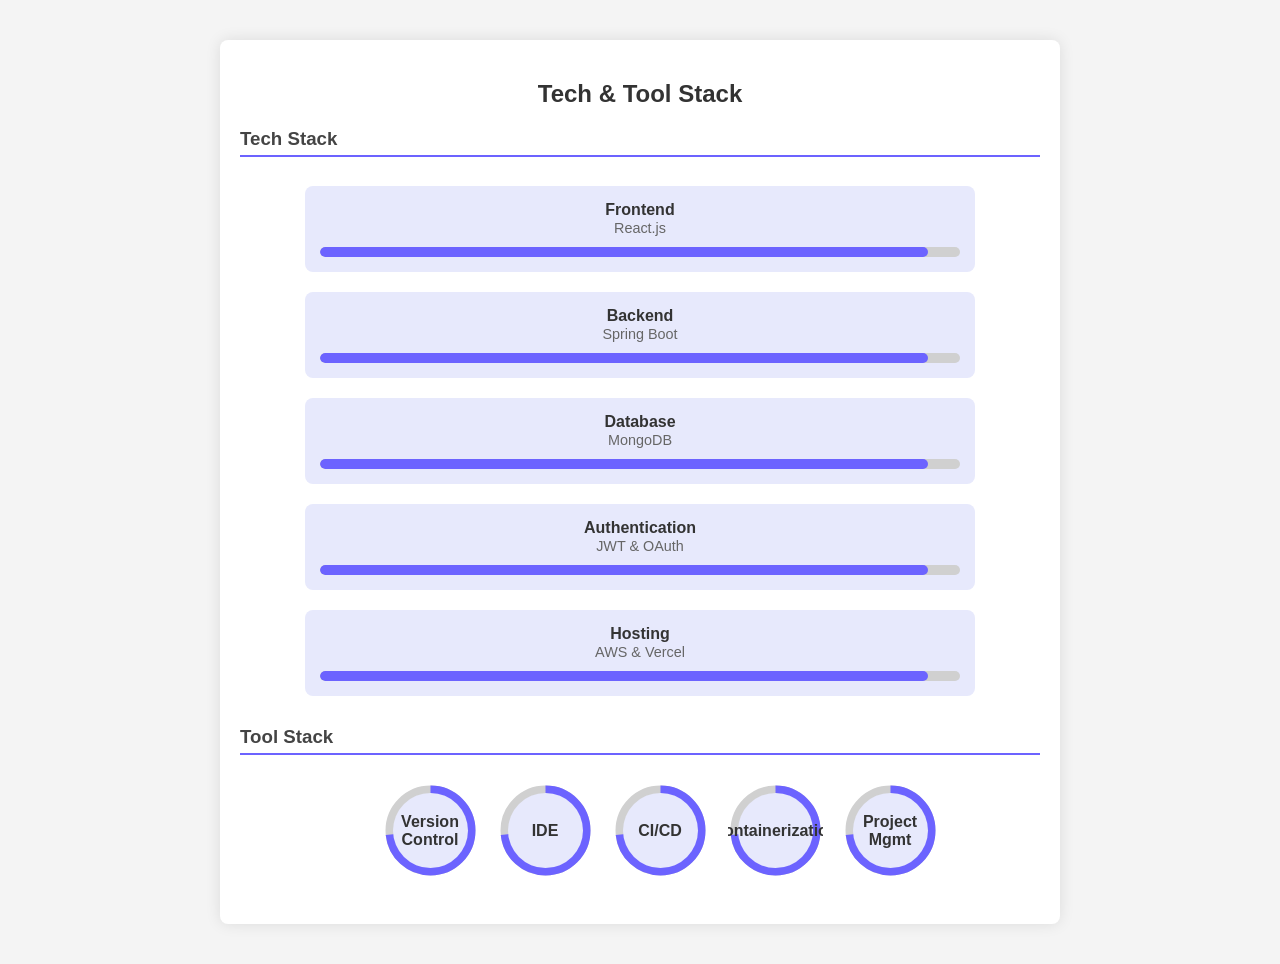
<file: Techstack.html>
<!DOCTYPE html>
<html lang="en">
<head>
    <meta charset="UTF-8">
    <meta name="viewport" content="width=device-width, initial-scale=1.0">
    <title>Tech & Tool Stack</title>
    <style>
        body {
            font-family: Arial, sans-serif;
            margin: 0;
            padding: 0;
            background-color: #f4f4f4;
        }
        .container {
            max-width: 800px;
            margin: 40px auto;
            background: #ffffff;
            padding: 20px;
            border-radius: 8px;
            box-shadow: 0 0 15px rgba(0, 0, 0, 0.1);
        }
        h2 {
            text-align: center;
            color: #333;
            margin-bottom: 20px;
        }
        .stack-section {
            margin-top: 20px;
        }
        .stack-section h3 {
            color: #444;
            border-bottom: 2px solid #6c63ff;
            padding-bottom: 5px;
        }
        .tech-stack {
            list-style-type: none;
            padding: 0;
            display: flex;
            flex-direction: column; /* Align items vertically */
            align-items: center; /* Align tech stack to the left */
        }
        .tech-stack li {
            width: 80%; /* Full width for tech stack items */
            margin: 10px 0;
            background: #e7e9fc;
            border-radius: 8px;
            padding: 15px;
            text-align: center;
            transition: transform 0.3s ease, box-shadow 0.3s ease;
            position: relative;
        }
        .tech-stack li:hover {
            transform: translateY(-5px);
            box-shadow: 0 4px 15px rgba(0, 0, 0, 0.2);
        }
        .percentage-bar {
            width: 100%;
            background: #d0d0d0;
            border-radius: 5px;
            margin-top: 10px;
            overflow: hidden;
        }
        .percentage-fill {
            width: 95%; /* Fill percentage */
            height: 10px; /* Height of the filled bar */
            background: #6c63ff;
            border-radius: 5px;
        }
        .circle-container {
            display: flex;
            flex-direction: column;
            align-items: center; /* Center circles */
            margin: 10px; /* Margin for spacing */
        }
        .circle {
            width: 75px; /* Circle diameter */
            height: 75px; /* Circle diameter */
            background: #e7e9fc;
            border-radius: 50%;
            display: flex;
            align-items: center;
            justify-content: center;
            transition: transform 0.3s ease, box-shadow 0.3s ease;
            position: relative;
            z-index: 1; /* Ensure circle is above the progress */
        }
        .circle:hover {
            transform: translateY(-5px);
            box-shadow: 0 4px 15px rgba(0, 0, 0, 0.2);
        }
        .tech-name {
            font-weight: bold;
            color: #333;
            text-align: center;
            z-index: 1; /* Ensure text is above background */
        }
        .tech-description {
            color: #666;
            font-size: 0.9em;
            text-align: center;
            z-index: 1; /* Ensure text is above background */
        }
        /* Circular Progress Bar Styles */
        .progress-circle {
            position: relative;
            width: 95px; /* Circle diameter */
            height: 95px; /* Circle diameter */
            overflow: hidden;
            display: flex; /* Center the SVG */
            align-items: center;
            justify-content: center;
            z-index: 0; /* Behind the circle */
        }
        .progress-circle svg {
            transform: rotate(-90deg); /* Rotate to start from the top */
            position: absolute;
            top: 0;
            left: 0;
            width: 100%;
            height: 100%;
        }
        .progress-circle circle {
            fill: transparent;
            stroke-width: 10;
        }
        .progress-circle .background {
            stroke: #d0d0d0; /* Background color */
        }
        .progress-circle .fill {
            stroke: #6c63ff; /* Fill color */
            stroke-dasharray: 251.2; /* Circumference (approx) */
            stroke-dashoffset: 67; /* 95% of 251.2 */
            transition: stroke-dashoffset 0.3s ease;
        }
    </style>
</head>
<body>

<div class="container">
    <h2>Tech & Tool Stack</h2>

    <div class="stack-section">
        <h3>Tech Stack</h3>
        <ul class="tech-stack">
            <li>
                <span class="tech-name">Frontend</span><br>
                <span class="tech-description">React.js</span>
                <div class="percentage-bar">
                    <div class="percentage-fill"></div>
                </div>
            </li>
            <li>
                <span class="tech-name">Backend</span><br>
                <span class="tech-description">Spring Boot</span>
                <div class="percentage-bar">
                    <div class="percentage-fill"></div>
                </div>
            </li>
            <li>
                <span class="tech-name">Database</span><br>
                <span class="tech-description">MongoDB</span>
                <div class="percentage-bar">
                    <div class="percentage-fill"></div>
                </div>
            </li>
            <li>
                <span class="tech-name">Authentication</span><br>
                <span class="tech-description">JWT & OAuth</span>
                <div class="percentage-bar">
                    <div class="percentage-fill"></div>
                </div>
            </li>
            <li>
                <span class="tech-name">Hosting</span><br>
                <span class="tech-description">AWS & Vercel</span>
                <div class="percentage-bar">
                    <div class="percentage-fill"></div>
                </div>
            </li>
        </ul>
    </div>

    <div class="stack-section">
        <h3>Tool Stack</h3>
        <ul style="display: flex; justify-content: center; flex-wrap: wrap;">
            <li class="circle-container">
                <div class="progress-circle">
                    <svg>
                        <circle class="background" cx="50%" cy="50%" r="40" />
                        <circle class="fill" cx="50%" cy="50%" r="40" />
                    </svg>
                    <div class="circle">
                        <span class="tech-name">Version Control</span>
                    </div>
                </div>
            </li>
            <li class="circle-container">
                <div class="progress-circle">
                    <svg>
                        <circle class="background" cx="50%" cy="50%" r="40" />
                        <circle class="fill" cx="50%" cy="50%" r="40" />
                    </svg>
                    <div class="circle">
                        <span class="tech-name">IDE</span>
                    </div>
                </div>
            </li>
            <li class="circle-container">
                <div class="progress-circle">
                    <svg>
                        <circle class="background" cx="50%" cy="50%" r="40" />
                        <circle class="fill" cx="50%" cy="50%" r="40" />
                    </svg>
                    <div class="circle">
                        <span class="tech-name">CI/CD</span>
                    </div>
                </div>
            </li>
            <li class="circle-container">
                <div class="progress-circle">
                    <svg>
                        <circle class="background" cx="50%" cy="50%" r="40" />
                        <circle class="fill" cx="50%" cy="50%" r="40" />
                    </svg>
                    <div class="circle">
                        <span class="tech-name">Containerization</span>
                    </div>
                </div>
            </li>
            <li class="circle-container">
                <div class="progress-circle">
                    <svg>
                        <circle class="background" cx="50%" cy="50%" r="40" />
                        <circle class="fill" cx="50%" cy="50%" r="40" />
                    </svg>
                    <div class="circle">
                        <span class="tech-name">Project Mgmt</span>
                    </div>
                </div>
            </li>
        </ul>
    </div>
</div>

</body>
</html>
</file>
